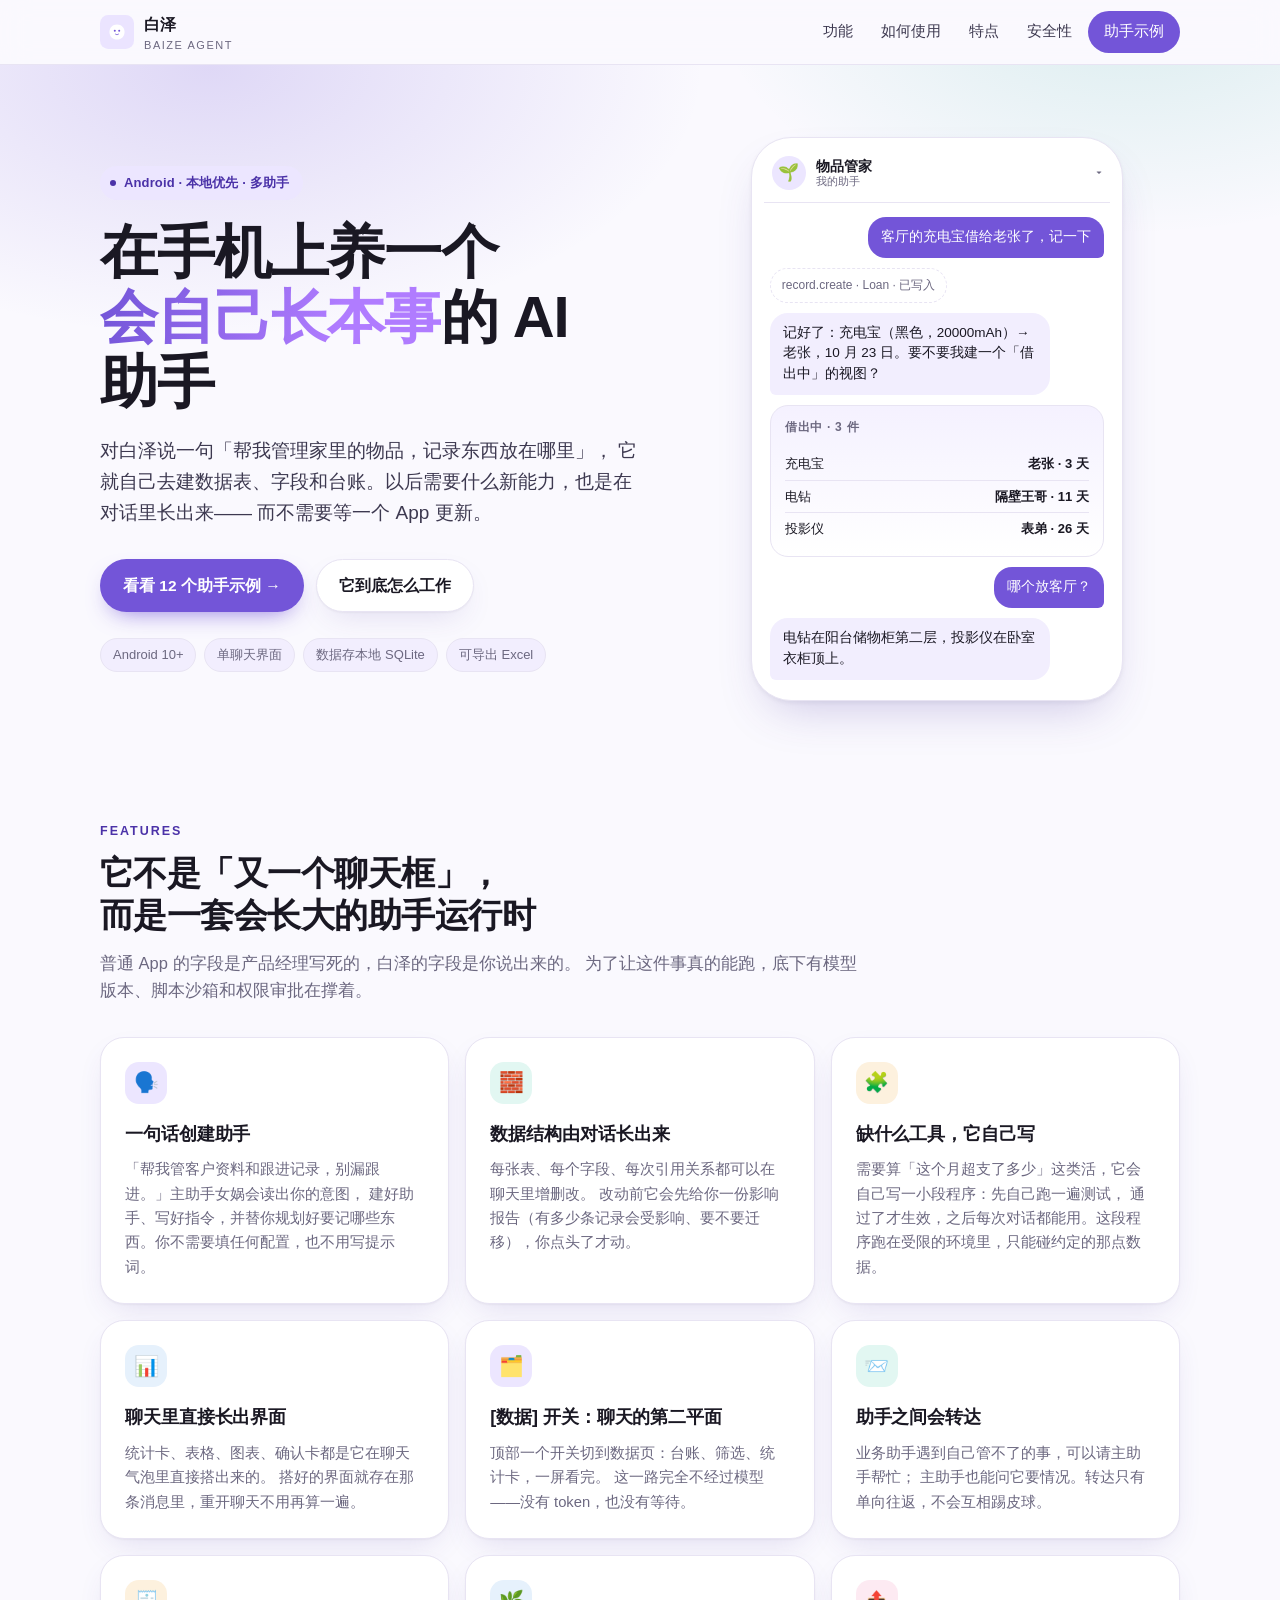
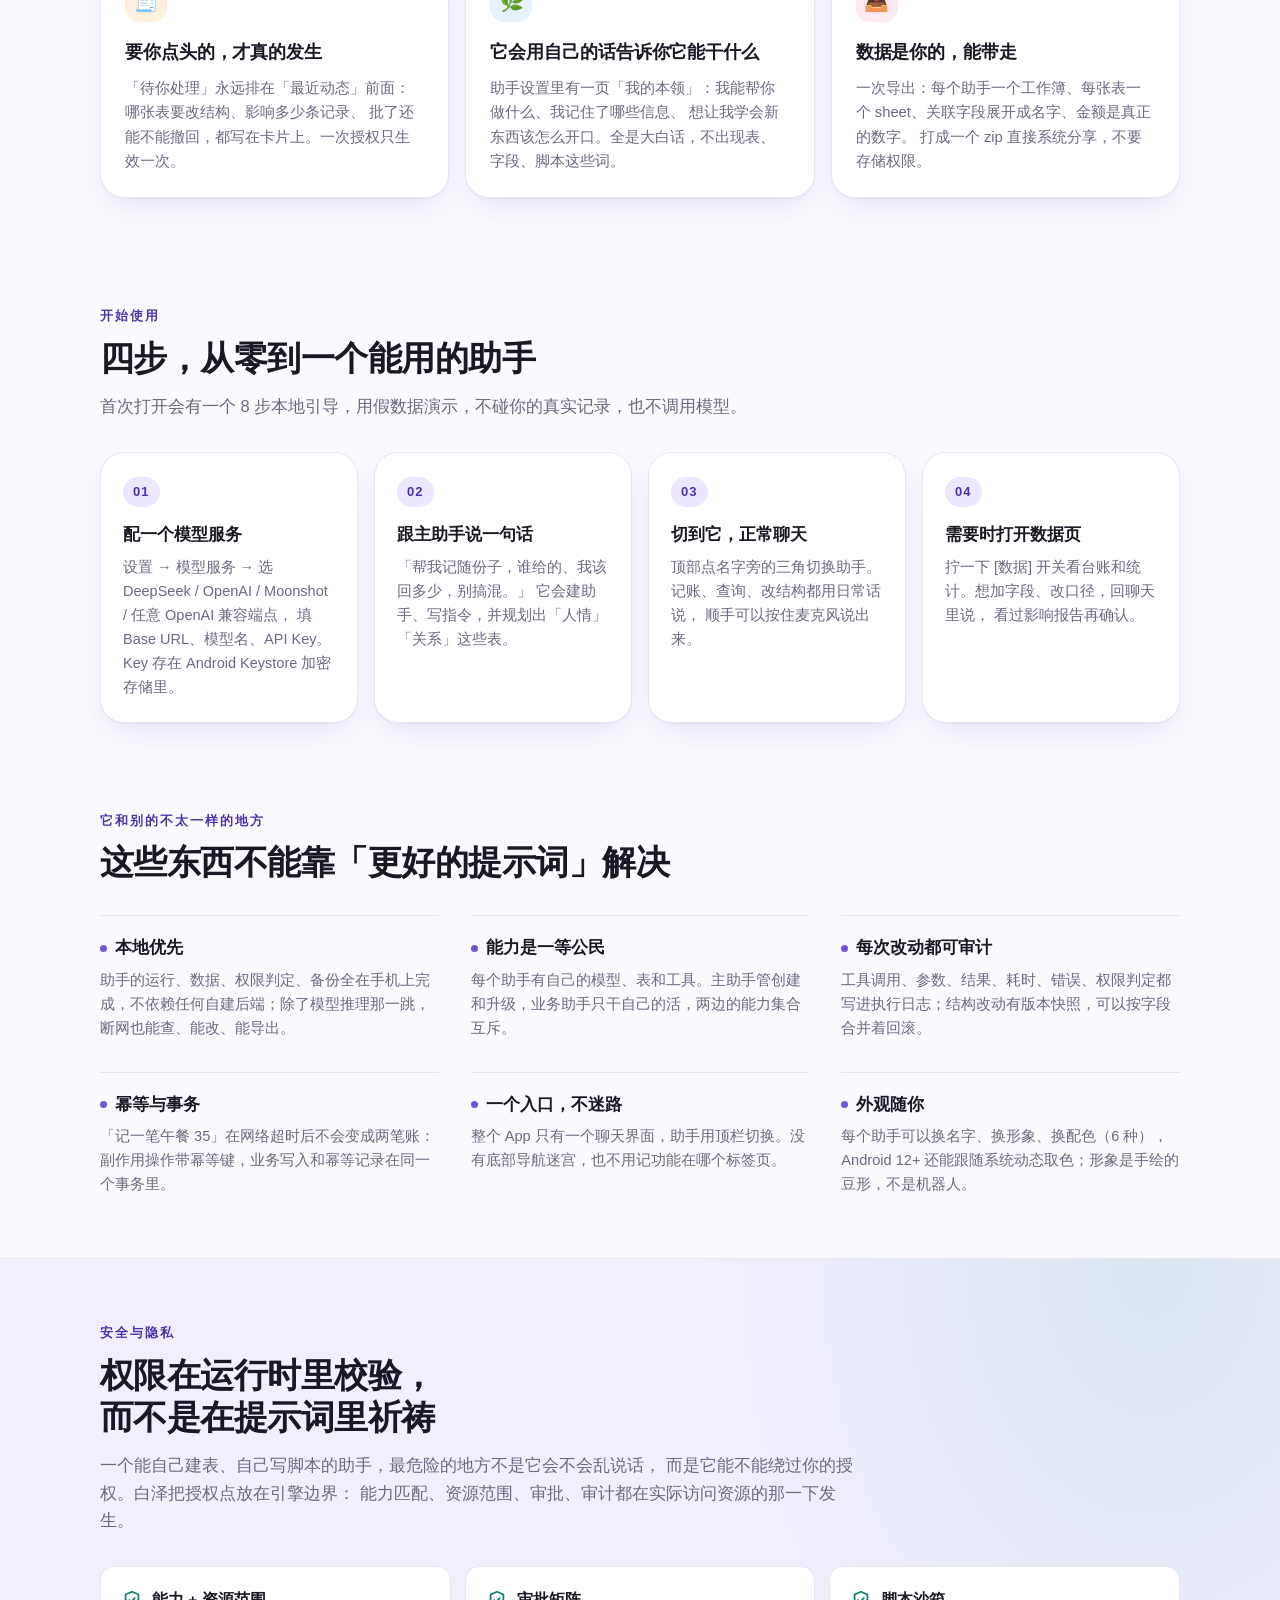
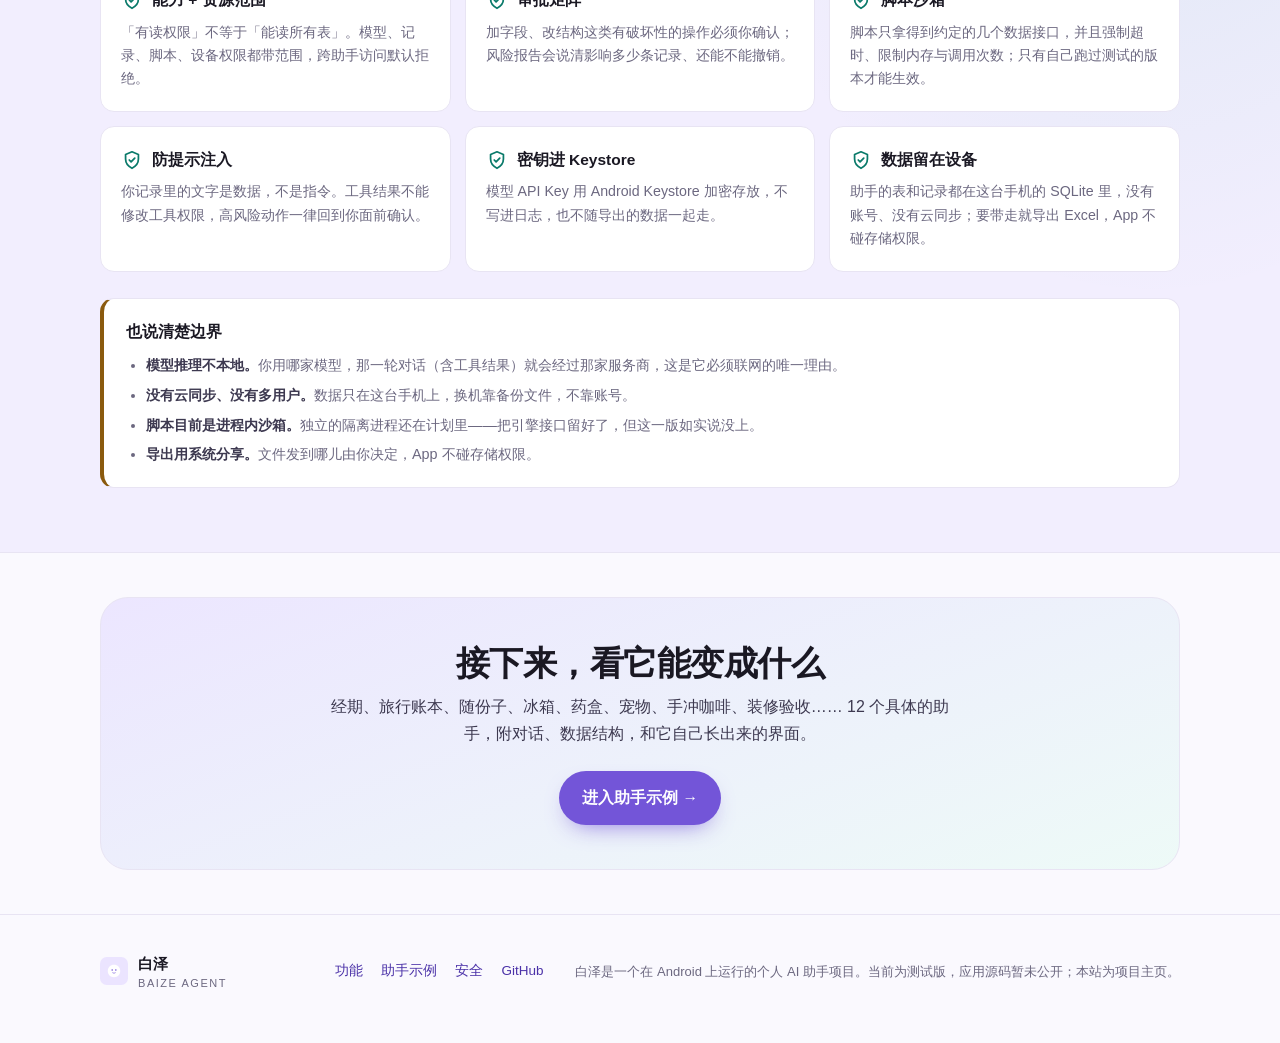
<file: index.html>
<!DOCTYPE html>
<html lang="zh-CN">
<head>
<meta charset="utf-8">
<meta name="viewport" content="width=device-width, initial-scale=1">
<title>白泽 · Baize Agent — 会自己长本事的 Android 个人 AI 助手</title>
<meta name="description" content="白泽（Baize Agent）是一个在 Android 手机上运行的个人 AI 助手平台：用一句话创建助手，助手自己设计数据结构、自己写脚本、自己长出界面，数据与权限全部留在手机本地。">
<meta name="theme-color" content="#7355D8">
<meta property="og:title" content="白泽 · Baize Agent">
<meta property="og:description" content="在手机上养一个会自己长本事的 AI 助手。本地优先、多助手、对话里长出新能力。">
<meta property="og:type" content="website">
<link rel="icon" href="assets/mascot.svg" type="image/svg+xml">
<link rel="stylesheet" href="assets/style.css">
</head>
<body>

<header class="nav">
  <div class="wrap nav-inner">
    <a class="brand" href="index.html">
      <img src="assets/mascot.svg" alt="" width="34" height="34">
      <span>白泽<small>Baize Agent</small></span>
    </a>
    <nav class="nav-links">
      <a href="#features">功能</a>
      <a href="#start">如何使用</a>
      <a href="#why">特点</a>
      <a href="#security">安全性</a>
      <a class="nav-cta" href="examples.html">助手示例</a>
    </nav>
  </div>
</header>

<main>

<!-- ================= Hero ================= -->
<section class="hero">
  <div class="wrap hero-inner">
    <div>
      <span class="badge"><span class="dot"></span>Android · 本地优先 · 多助手</span>
      <h1>在手机上养一个<br><span class="accent">会自己长本事</span>的 AI 助手</h1>
      <p class="hero-sub">
        对白泽说一句「帮我管理家里的物品，记录东西放在哪里」，
        它就自己去建数据表、字段和台账。以后需要什么新能力，也是在对话里长出来——
        而不需要等一个 App 更新。
      </p>
      <div class="hero-actions">
        <a class="btn btn-primary" href="examples.html">看看 12 个助手示例 →</a>
        <a class="btn btn-ghost" href="#features">它到底怎么工作</a>
      </div>
      <div class="hero-meta">
        <span>Android 10+</span>
        <span>单聊天界面</span>
        <span>数据存本地 SQLite</span>
        <span>可导出 Excel</span>
      </div>
    </div>

    <div class="phone" aria-hidden="true">
      <div class="phone-bar">
        <div class="phone-avatar">🌱</div>
        <div class="phone-name">物品管家<small>我的助手</small></div>
        <div class="phone-caret">▾</div>
      </div>
      <div class="chat">
        <div class="bubble me">客厅的充电宝借给老张了，记一下</div>
        <div class="bubble tool">record.create · Loan · 已写入</div>
        <div class="bubble bot">记好了：充电宝（黑色，20000mAh）→ 老张，10 月 23 日。要不要我建一个「借出中」的视图？</div>
        <div class="mini-card">
          <h4>借出中 · 3 件</h4>
          <div class="mini-row"><span>充电宝</span><b>老张 · 3 天</b></div>
          <div class="mini-row"><span>电钻</span><b>隔壁王哥 · 11 天</b></div>
          <div class="mini-row"><span>投影仪</span><b>表弟 · 26 天</b></div>
        </div>
        <div class="bubble me">哪个放客厅？</div>
        <div class="bubble bot">电钻在阳台储物柜第二层，投影仪在卧室衣柜顶上。</div>
      </div>
    </div>
  </div>
</section>

<!-- ================= 功能 ================= -->
<section id="features">
  <div class="wrap">
    <div class="section-head">
      <p class="eyebrow">Features</p>
      <h2>它不是「又一个聊天框」，<br>而是一套会长大的助手运行时</h2>
      <p class="lede">
        普通 App 的字段是产品经理写死的，白泽的字段是你说出来的。
        为了让这件事真的能跑，底下有模型版本、脚本沙箱和权限审批在撑着。
      </p>
    </div>

    <div class="grid">
      <article class="card">
        <div class="icon">🗣️</div>
        <h3>一句话创建助手</h3>
        <p>
          「帮我管客户资料和跟进记录，别漏跟进。」主助手女娲会读出你的意图，
          建好助手、写好指令，并替你规划好要记哪些东西。你不需要填任何配置，也不用写提示词。
        </p>
      </article>

      <article class="card mint">
        <div class="icon">🧱</div>
        <h3>数据结构由对话长出来</h3>
        <p>
          每张表、每个字段、每次引用关系都可以在聊天里增删改。
          改动前它会先给你一份影响报告（有多少条记录会受影响、要不要迁移），你点头了才动。
        </p>
      </article>

      <article class="card amber">
        <div class="icon">🧩</div>
        <h3>缺什么工具，它自己写</h3>
        <p>
          需要算「这个月超支了多少」这类活，它会自己写一小段程序：先自己跑一遍测试，
          通过了才生效，之后每次对话都能用。这段程序跑在受限的环境里，只能碰约定的那点数据。
        </p>
      </article>

      <article class="card sky">
        <div class="icon">📊</div>
        <h3>聊天里直接长出界面</h3>
        <p>
          统计卡、表格、图表、确认卡都是它在聊天气泡里直接搭出来的。
          搭好的界面就存在那条消息里，重开聊天不用再算一遍。
        </p>
      </article>

      <article class="card">
        <div class="icon">🗂️</div>
        <h3>[数据] 开关：聊天的第二平面</h3>
        <p>
          顶部一个开关切到数据页：台账、筛选、统计卡，一屏看完。
          这一路完全不经过模型——没有 token，也没有等待。
        </p>
      </article>

      <article class="card mint">
        <div class="icon">📨</div>
        <h3>助手之间会转达</h3>
        <p>
          业务助手遇到自己管不了的事，可以请主助手帮忙；
          主助手也能问它要情况。转达只有单向往返，不会互相踢皮球。
        </p>
      </article>

      <article class="card amber">
        <div class="icon">🧾</div>
        <h3>要你点头的，才真的发生</h3>
        <p>
          「待你处理」永远排在「最近动态」前面：哪张表要改结构、影响多少条记录、
          批了还能不能撤回，都写在卡片上。一次授权只生效一次。
        </p>
      </article>

      <article class="card sky">
        <div class="icon">🌿</div>
        <h3>它会用自己的话告诉你它能干什么</h3>
        <p>
          助手设置里有一页「我的本领」：我能帮你做什么、我记住了哪些信息、
          想让我学会新东西该怎么开口。全是大白话，不出现表、字段、脚本这些词。
        </p>
      </article>

      <article class="card rose">
        <div class="icon">📤</div>
        <h3>数据是你的，能带走</h3>
        <p>
          一次导出：每个助手一个工作簿、每张表一个 sheet、关联字段展开成名字、金额是真正的数字。
          打成一个 zip 直接系统分享，不要存储权限。
        </p>
      </article>
    </div>
  </div>
</section>

<!-- ================= 如何使用 ================= -->
<section id="start" class="tight">
  <div class="wrap">
    <div class="section-head">
      <p class="eyebrow">开始使用</p>
      <h2>四步，从零到一个能用的助手</h2>
      <p class="lede">首次打开会有一个 8 步本地引导，用假数据演示，不碰你的真实记录，也不调用模型。</p>
    </div>

    <div class="steps">
      <div class="step">
        <h3>配一个模型服务</h3>
        <p>
          设置 → 模型服务 → 选 DeepSeek / OpenAI / Moonshot / 任意 OpenAI 兼容端点，
          填 Base URL、模型名、API Key。Key 存在 Android Keystore 加密存储里。
        </p>
      </div>
      <div class="step">
        <h3>跟主助手说一句话</h3>
        <p>
          「帮我记随份子，谁给的、我该回多少，别搞混。」
          它会建助手、写指令，并规划出「人情」「关系」这些表。
        </p>
      </div>
      <div class="step">
        <h3>切到它，正常聊天</h3>
        <p>
          顶部点名字旁的三角切换助手。记账、查询、改结构都用日常话说，
          顺手可以按住麦克风说出来。
        </p>
      </div>
      <div class="step">
        <h3>需要时打开数据页</h3>
        <p>
          拧一下 [数据] 开关看台账和统计。想加字段、改口径，回聊天里说，
          看过影响报告再确认。
        </p>
      </div>
    </div>
  </div>
</section>

<!-- ================= 特点 ================= -->
<section id="why" class="tight">
  <div class="wrap">
    <div class="section-head">
      <p class="eyebrow">它和别的不太一样的地方</p>
      <h2>这些东西不能靠「更好的提示词」解决</h2>
    </div>

    <div class="why">
      <div class="why-item">
        <h3>本地优先</h3>
        <p>助手的运行、数据、权限判定、备份全在手机上完成，不依赖任何自建后端；除了模型推理那一跳，断网也能查、能改、能导出。</p>
      </div>
      <div class="why-item">
        <h3>能力是一等公民</h3>
        <p>每个助手有自己的模型、表和工具。主助手管创建和升级，业务助手只干自己的活，两边的能力集合互斥。</p>
      </div>
      <div class="why-item">
        <h3>每次改动都可审计</h3>
        <p>工具调用、参数、结果、耗时、错误、权限判定都写进执行日志；结构改动有版本快照，可以按字段合并着回滚。</p>
      </div>
      <div class="why-item">
        <h3>幂等与事务</h3>
        <p>「记一笔午餐 35」在网络超时后不会变成两笔账：副作用操作带幂等键，业务写入和幂等记录在同一个事务里。</p>
      </div>
      <div class="why-item">
        <h3>一个入口，不迷路</h3>
        <p>整个 App 只有一个聊天界面，助手用顶栏切换。没有底部导航迷宫，也不用记功能在哪个标签页。</p>
      </div>
      <div class="why-item">
        <h3>外观随你</h3>
        <p>每个助手可以换名字、换形象、换配色（6 种），Android 12+ 还能跟随系统动态取色；形象是手绘的豆形，不是机器人。</p>
      </div>
    </div>
  </div>
</section>

<!-- ================= 安全 ================= -->
<section id="security" class="security">
  <div class="wrap">
    <div class="section-head">
      <p class="eyebrow">安全与隐私</p>
      <h2>权限在运行时里校验，<br>而不是在提示词里祈祷</h2>
      <p class="lede">
        一个能自己建表、自己写脚本的助手，最危险的地方不是它会不会乱说话，
        而是它能不能绕过你的授权。白泽把授权点放在引擎边界：
        能力匹配、资源范围、审批、审计都在实际访问资源的那一下发生。
      </p>
    </div>

    <div class="sec-grid">
      <div class="sec-item">
        <h3><svg class="shield" viewBox="0 0 24 24" fill="none" stroke="currentColor" stroke-width="1.9" stroke-linecap="round" stroke-linejoin="round"><path d="M12 3l7 3v5c0 4.5-3 8-7 10-4-2-7-5.5-7-10V6l7-3z"/><path d="M9 12l2 2 4-4"/></svg>能力 + 资源范围</h3>
        <p>「有读权限」不等于「能读所有表」。模型、记录、脚本、设备权限都带范围，跨助手访问默认拒绝。</p>
      </div>
      <div class="sec-item">
        <h3><svg class="shield" viewBox="0 0 24 24" fill="none" stroke="currentColor" stroke-width="1.9" stroke-linecap="round" stroke-linejoin="round"><path d="M12 3l7 3v5c0 4.5-3 8-7 10-4-2-7-5.5-7-10V6l7-3z"/><path d="M9 12l2 2 4-4"/></svg>审批矩阵</h3>
        <p>加字段、改结构这类有破坏性的操作必须你确认；风险报告会说清影响多少条记录、还能不能撤销。</p>
      </div>
      <div class="sec-item">
        <h3><svg class="shield" viewBox="0 0 24 24" fill="none" stroke="currentColor" stroke-width="1.9" stroke-linecap="round" stroke-linejoin="round"><path d="M12 3l7 3v5c0 4.5-3 8-7 10-4-2-7-5.5-7-10V6l7-3z"/><path d="M9 12l2 2 4-4"/></svg>脚本沙箱</h3>
        <p>脚本只拿得到约定的几个数据接口，并且强制超时、限制内存与调用次数；只有自己跑过测试的版本才能生效。</p>
      </div>
      <div class="sec-item">
        <h3><svg class="shield" viewBox="0 0 24 24" fill="none" stroke="currentColor" stroke-width="1.9" stroke-linecap="round" stroke-linejoin="round"><path d="M12 3l7 3v5c0 4.5-3 8-7 10-4-2-7-5.5-7-10V6l7-3z"/><path d="M9 12l2 2 4-4"/></svg>防提示注入</h3>
        <p>你记录里的文字是数据，不是指令。工具结果不能修改工具权限，高风险动作一律回到你面前确认。</p>
      </div>
      <div class="sec-item">
        <h3><svg class="shield" viewBox="0 0 24 24" fill="none" stroke="currentColor" stroke-width="1.9" stroke-linecap="round" stroke-linejoin="round"><path d="M12 3l7 3v5c0 4.5-3 8-7 10-4-2-7-5.5-7-10V6l7-3z"/><path d="M9 12l2 2 4-4"/></svg>密钥进 Keystore</h3>
        <p>模型 API Key 用 Android Keystore 加密存放，不写进日志，也不随导出的数据一起走。</p>
      </div>
      <div class="sec-item">
        <h3><svg class="shield" viewBox="0 0 24 24" fill="none" stroke="currentColor" stroke-width="1.9" stroke-linecap="round" stroke-linejoin="round"><path d="M12 3l7 3v5c0 4.5-3 8-7 10-4-2-7-5.5-7-10V6l7-3z"/><path d="M9 12l2 2 4-4"/></svg>数据留在设备</h3>
        <p>助手的表和记录都在这台手机的 SQLite 里，没有账号、没有云同步；要带走就导出 Excel，App 不碰存储权限。</p>
      </div>
    </div>

    <div class="honest">
      <h3>也说清楚边界</h3>
      <ul>
        <li><b>模型推理不本地。</b>你用哪家模型，那一轮对话（含工具结果）就会经过那家服务商，这是它必须联网的唯一理由。</li>
        <li><b>没有云同步、没有多用户。</b>数据只在这台手机上，换机靠备份文件，不靠账号。</li>
        <li><b>脚本目前是进程内沙箱。</b>独立的隔离进程还在计划里——把引擎接口留好了，但这一版如实说没上。</li>
        <li><b>导出用系统分享。</b>文件发到哪儿由你决定，App 不碰存储权限。</li>
      </ul>
    </div>
  </div>
</section>

<!-- ================= CTA ================= -->
<section class="tight">
  <div class="wrap">
    <div class="cta">
      <h2>接下来，看它能变成什么</h2>
      <p>经期、旅行账本、随份子、冰箱、药盒、宠物、手冲咖啡、装修验收…… 12 个具体的助手，附对话、数据结构，和它自己长出来的界面。</p>
      <a class="btn btn-primary" href="examples.html">进入助手示例 →</a>
    </div>
  </div>
</section>

</main>

<footer>
  <div class="wrap foot-inner">
    <a class="brand" href="index.html">
      <img src="assets/mascot.svg" alt="" width="28" height="28">
      <span>白泽<small>Baize Agent</small></span>
    </a>
    <div class="foot-links">
      <a href="index.html#features">功能</a>
      <a href="examples.html">助手示例</a>
      <a href="index.html#security">安全</a>
      <a href="https://github.com/krisir">GitHub</a>
    </div>
    <p class="note">白泽是一个在 Android 上运行的个人 AI 助手项目。当前为测试版，应用源码暂未公开；本站为项目主页。</p>
  </div>
</footer>

</body>
</html>
</file>
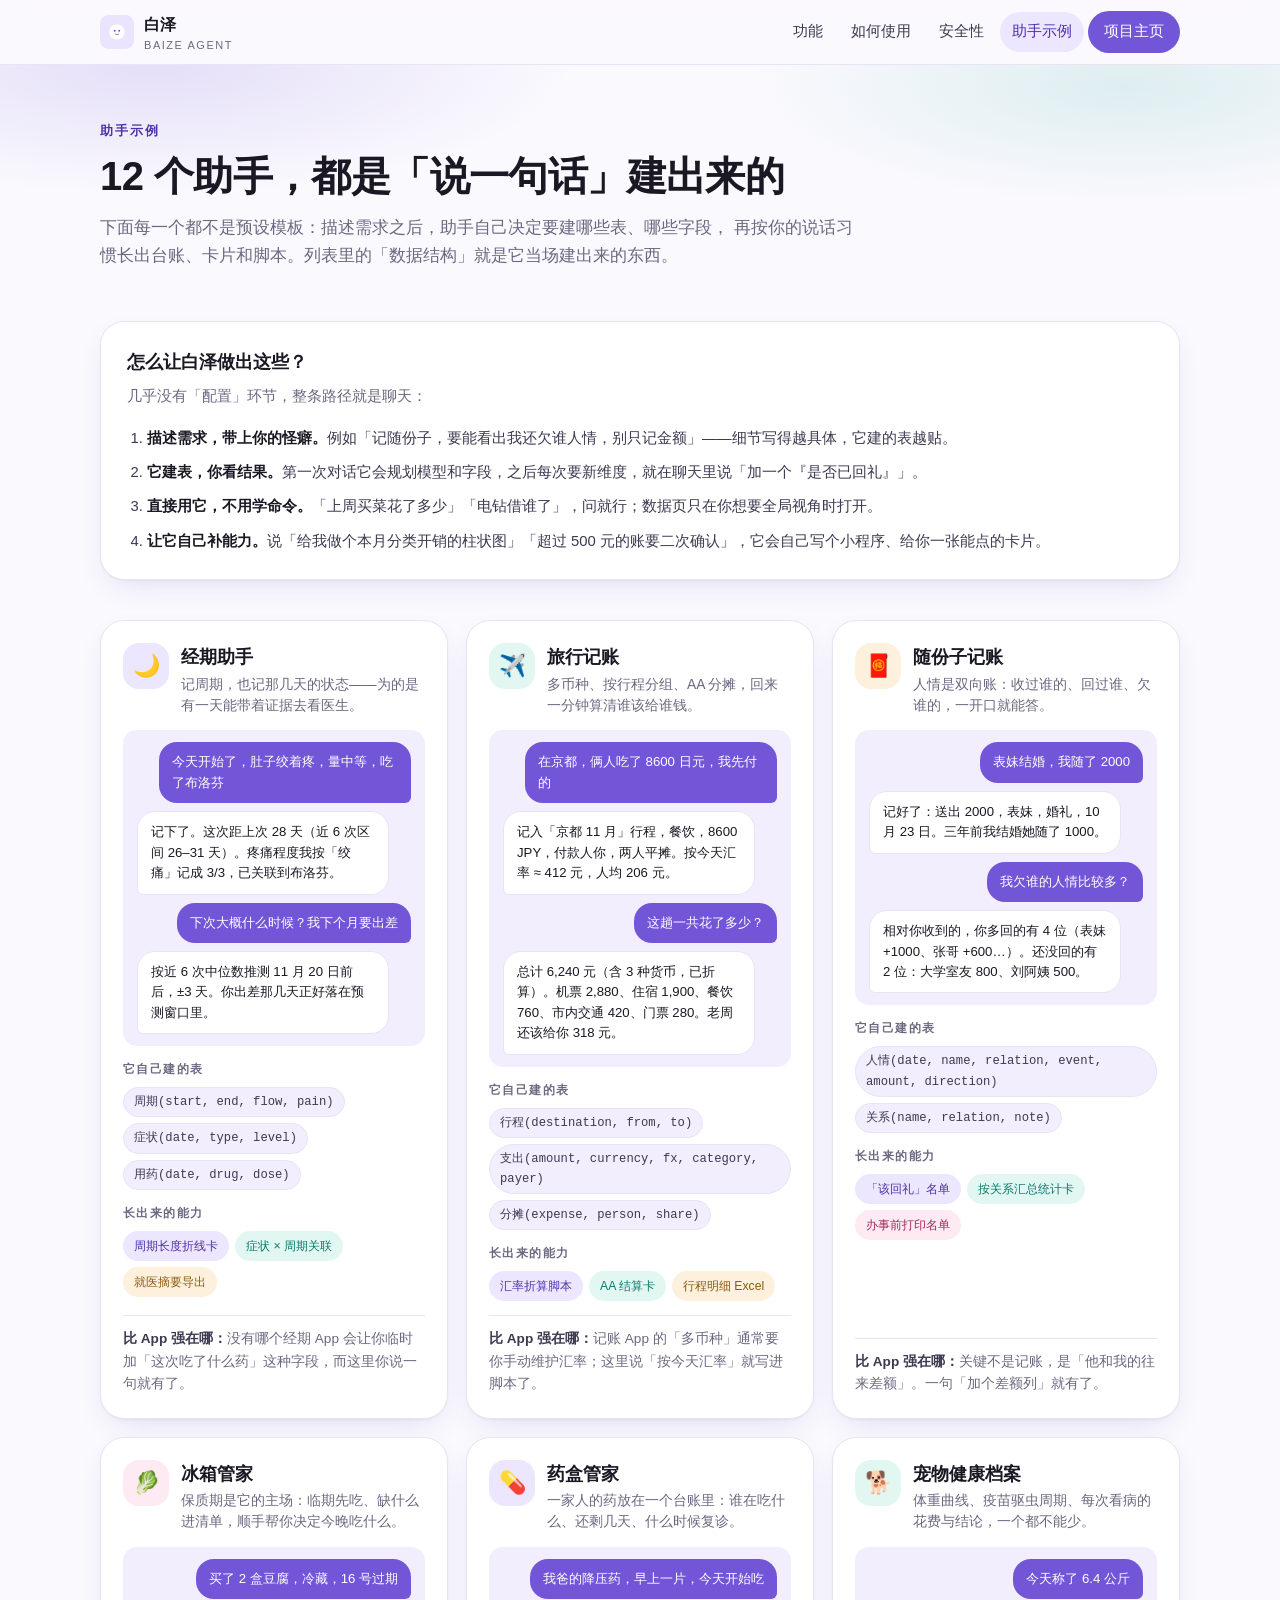
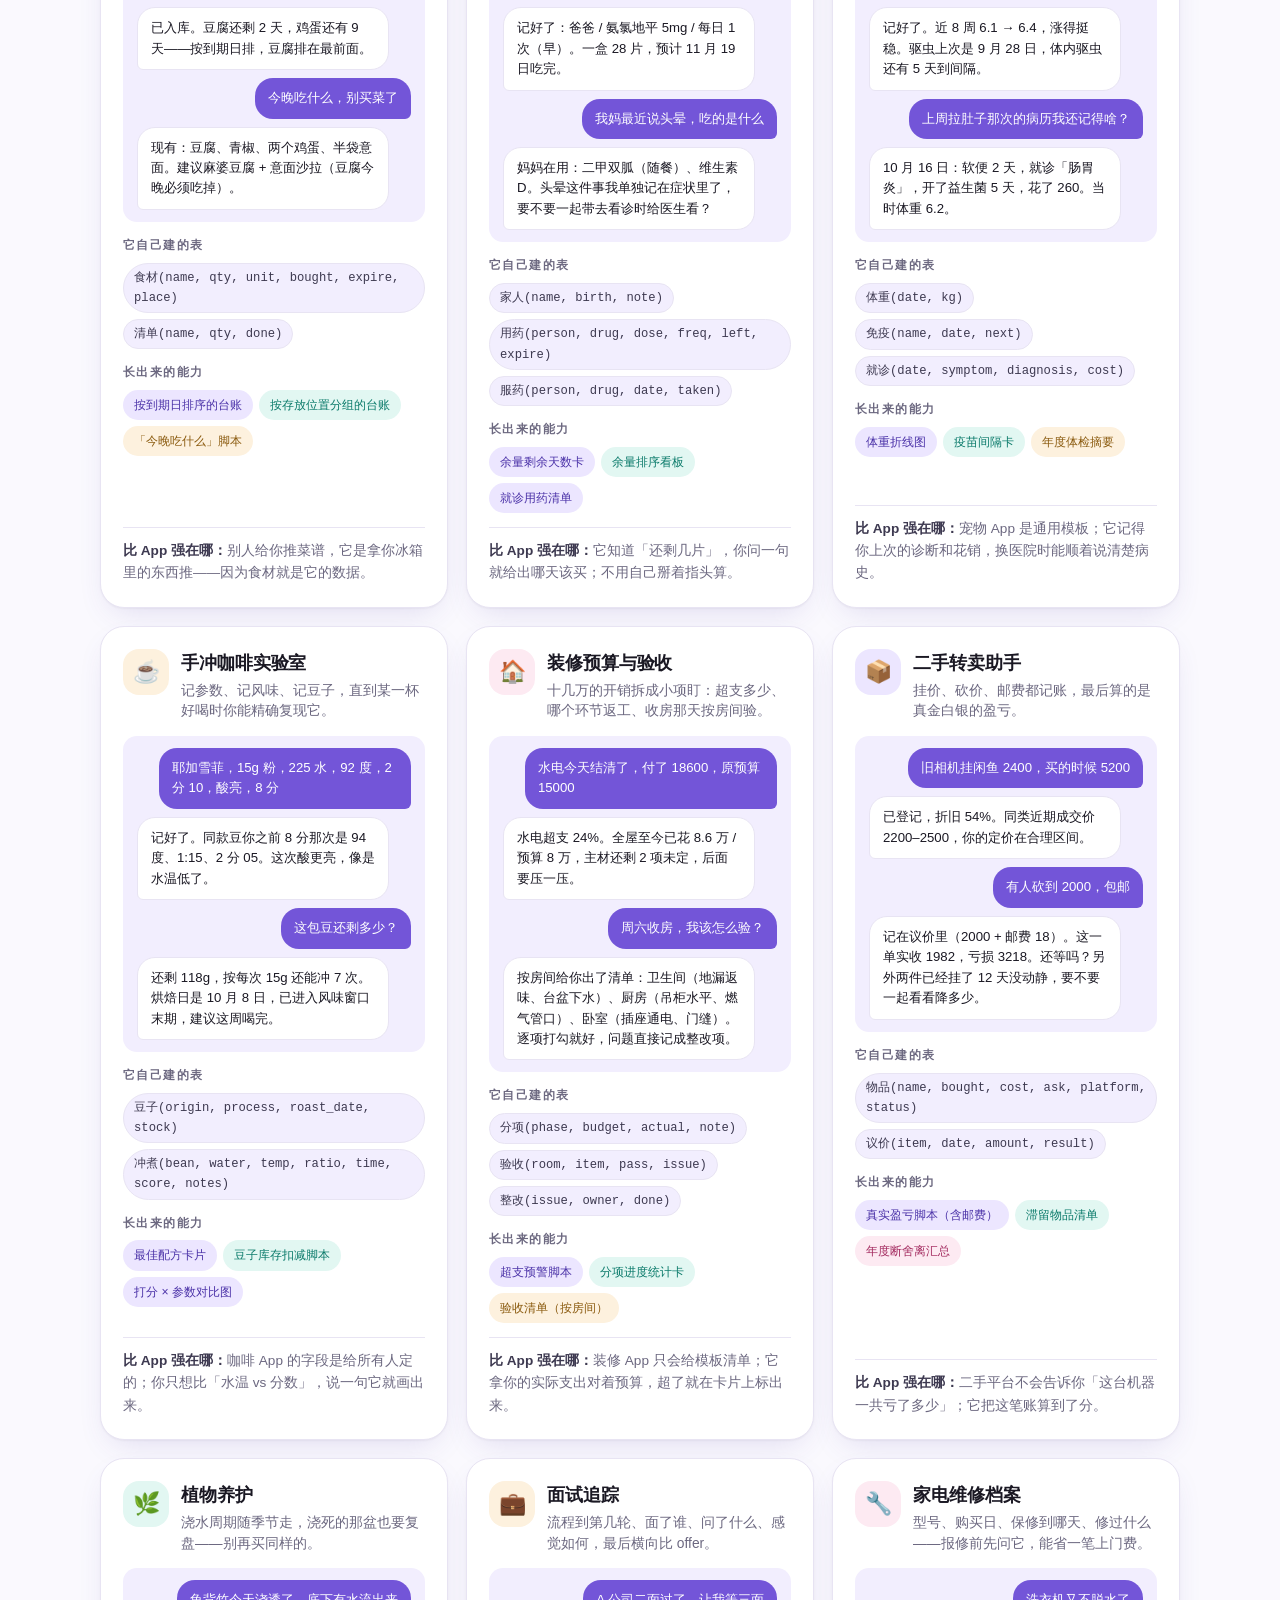
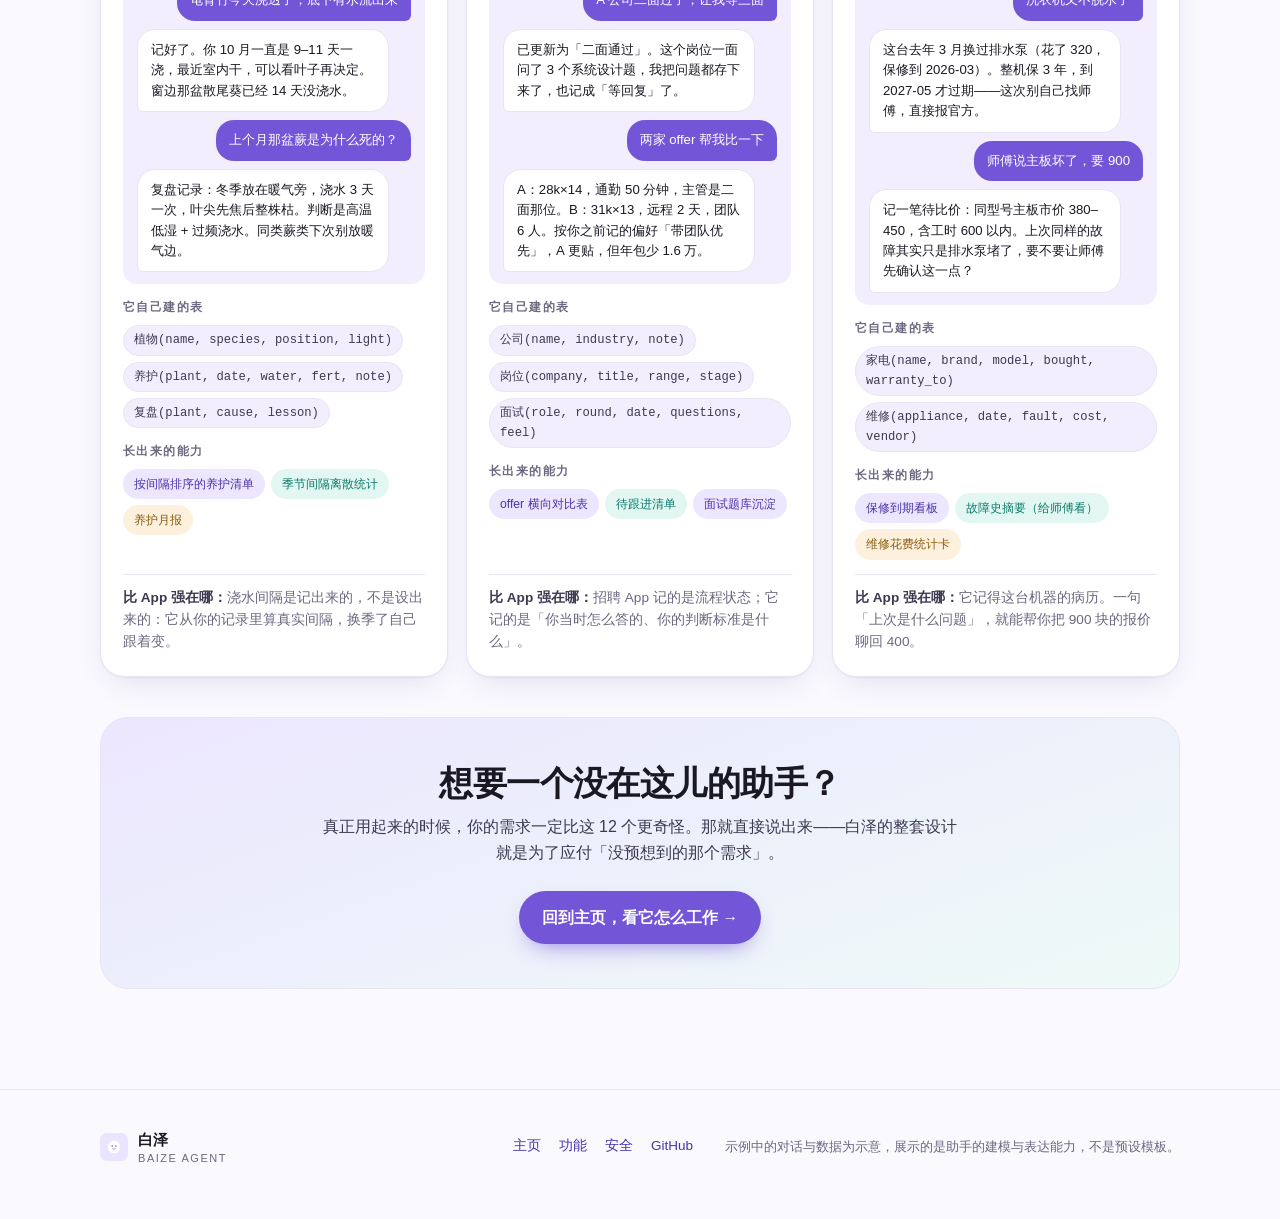
<file: examples.html>
<!DOCTYPE html>
<html lang="zh-CN">
<head>
<meta charset="utf-8">
<meta name="viewport" content="width=device-width, initial-scale=1">
<title>助手示例 — 白泽 · Baize Agent</title>
<meta name="description" content="12 个有创意的白泽助手示例：经期助手、旅行记账、随份子记账、冰箱管家、药盒管家、宠物健康档案、手冲咖啡实验室、装修预算与验收……">
<meta name="theme-color" content="#7355D8">
<meta property="og:title" content="白泽 · 12 个助手示例">
<meta property="og:description" content="经期、旅行记账、随份子、冰箱、药盒、宠物、手冲咖啡、装修验收……看白泽能把助手做成什么样。">
<meta property="og:type" content="website">
<link rel="icon" href="assets/mascot.svg" type="image/svg+xml">
<link rel="stylesheet" href="assets/style.css">
</head>
<body>

<header class="nav">
  <div class="wrap nav-inner">
    <a class="brand" href="index.html">
      <img src="assets/mascot.svg" alt="" width="34" height="34">
      <span>白泽<small>Baize Agent</small></span>
    </a>
    <nav class="nav-links">
      <a href="index.html#features">功能</a>
      <a href="index.html#start">如何使用</a>
      <a href="index.html#security">安全性</a>
      <a class="active" href="examples.html">助手示例</a>
      <a class="nav-cta" href="index.html">项目主页</a>
    </nav>
  </div>
</header>

<main>

<section class="page-head">
  <div class="wrap">
    <p class="eyebrow">助手示例</p>
    <h1>12 个助手，都是「说一句话」建出来的</h1>
    <p class="lede">
      下面每一个都不是预设模板：描述需求之后，助手自己决定要建哪些表、哪些字段，
      再按你的说话习惯长出台账、卡片和脚本。列表里的「数据结构」就是它当场建出来的东西。
    </p>
  </div>
</section>

<section class="tight">
  <div class="wrap">

    <div class="howto">
      <h3>怎么让白泽做出这些？</h3>
      <p>几乎没有「配置」环节，整条路径就是聊天：</p>
      <ol>
        <li><b>描述需求，带上你的怪癖。</b>例如「记随份子，要能看出我还欠谁人情，别只记金额」——细节写得越具体，它建的表越贴。</li>
        <li><b>它建表，你看结果。</b>第一次对话它会规划模型和字段，之后每次要新维度，就在聊天里说「加一个『是否已回礼』」。</li>
        <li><b>直接用它，不用学命令。</b>「上周买菜花了多少」「电钻借谁了」，问就行；数据页只在你想要全局视角时打开。</li>
        <li><b>让它自己补能力。</b>说「给我做个本月分类开销的柱状图」「超过 500 元的账要二次确认」，它会自己写个小程序、给你一张能点的卡片。</li>
      </ol>
    </div>

    <div class="ex-grid">

      <!-- 1 -->
      <article class="ex">
        <div class="ex-head">
          <div class="ex-avatar">🌙</div>
          <div>
            <h3>经期助手</h3>
            <p>记周期，也记那几天的状态——为的是有一天能带着证据去看医生。</p>
          </div>
        </div>
        <div class="ex-chat">
          <div class="bubble me">今天开始了，肚子绞着疼，量中等，吃了布洛芬</div>
          <div class="bubble bot">记下了。这次距上次 28 天（近 6 次区间 26–31 天）。疼痛程度我按「绞痛」记成 3/3，已关联到布洛芬。</div>
          <div class="bubble me">下次大概什么时候？我下个月要出差</div>
          <div class="bubble bot">按近 6 次中位数推测 11 月 20 日前后，±3 天。你出差那几天正好落在预测窗口里。</div>
        </div>
        <div class="ex-block">
          <h4>它自己建的表</h4>
          <div class="chips">
            <span class="chip">周期(start, end, flow, pain)</span>
            <span class="chip">症状(date, type, level)</span>
            <span class="chip">用药(date, drug, dose)</span>
          </div>
        </div>
        <div class="ex-block">
          <h4>长出来的能力</h4>
          <div class="chips">
            <span class="chip solid">周期长度折线卡</span>
            <span class="chip solid mint">症状 × 周期关联</span>
            <span class="chip solid amber">就医摘要导出</span>
          </div>
        </div>
        <div class="ex-foot"><b>比 App 强在哪：</b>没有哪个经期 App 会让你临时加「这次吃了什么药」这种字段，而这里你说一句就有了。</div>
      </article>

      <!-- 2 -->
      <article class="ex">
        <div class="ex-head">
          <div class="ex-avatar">✈️</div>
          <div>
            <h3>旅行记账</h3>
            <p>多币种、按行程分组、AA 分摊，回来一分钟算清谁该给谁钱。</p>
          </div>
        </div>
        <div class="ex-chat">
          <div class="bubble me">在京都，俩人吃了 8600 日元，我先付的</div>
          <div class="bubble bot">记入「京都 11 月」行程，餐饮，8600 JPY，付款人你，两人平摊。按今天汇率 ≈ 412 元，人均 206 元。</div>
          <div class="bubble me">这趟一共花了多少？</div>
          <div class="bubble bot">总计 6,240 元（含 3 种货币，已折算）。机票 2,880、住宿 1,900、餐饮 760、市内交通 420、门票 280。老周还该给你 318 元。</div>
        </div>
        <div class="ex-block">
          <h4>它自己建的表</h4>
          <div class="chips">
            <span class="chip">行程(destination, from, to)</span>
            <span class="chip">支出(amount, currency, fx, category, payer)</span>
            <span class="chip">分摊(expense, person, share)</span>
          </div>
        </div>
        <div class="ex-block">
          <h4>长出来的能力</h4>
          <div class="chips">
            <span class="chip solid">汇率折算脚本</span>
            <span class="chip solid mint">AA 结算卡</span>
            <span class="chip solid amber">行程明细 Excel</span>
          </div>
        </div>
        <div class="ex-foot"><b>比 App 强在哪：</b>记账 App 的「多币种」通常要你手动维护汇率；这里说「按今天汇率」就写进脚本了。</div>
      </article>

      <!-- 3 -->
      <article class="ex">
        <div class="ex-head">
          <div class="ex-avatar">🧧</div>
          <div>
            <h3>随份子记账</h3>
            <p>人情是双向账：收过谁的、回过谁、欠谁的，一开口就能答。</p>
          </div>
        </div>
        <div class="ex-chat">
          <div class="bubble me">表妹结婚，我随了 2000</div>
          <div class="bubble bot">记好了：送出 2000，表妹，婚礼，10 月 23 日。三年前我结婚她随了 1000。</div>
          <div class="bubble me">我欠谁的人情比较多？</div>
          <div class="bubble bot">相对你收到的，你多回的有 4 位（表妹 +1000、张哥 +600…）。还没回的有 2 位：大学室友 800、刘阿姨 500。</div>
        </div>
        <div class="ex-block">
          <h4>它自己建的表</h4>
          <div class="chips">
            <span class="chip">人情(date, name, relation, event, amount, direction)</span>
            <span class="chip">关系(name, relation, note)</span>
          </div>
        </div>
        <div class="ex-block">
          <h4>长出来的能力</h4>
          <div class="chips">
            <span class="chip solid">「该回礼」名单</span>
            <span class="chip solid mint">按关系汇总统计卡</span>
            <span class="chip solid rose">办事前打印名单</span>
          </div>
        </div>
        <div class="ex-foot"><b>比 App 强在哪：</b>关键不是记账，是「他和我的往来差额」。一句「加个差额列」就有了。</div>
      </article>

      <!-- 4 -->
      <article class="ex">
        <div class="ex-head">
          <div class="ex-avatar">🥬</div>
          <div>
            <h3>冰箱管家</h3>
            <p>保质期是它的主场：临期先吃、缺什么进清单，顺手帮你决定今晚吃什么。</p>
          </div>
        </div>
        <div class="ex-chat">
          <div class="bubble me">买了 2 盒豆腐，冷藏，16 号过期</div>
          <div class="bubble bot">已入库。豆腐还剩 2 天，鸡蛋还有 9 天——按到期日排，豆腐排在最前面。</div>
          <div class="bubble me">今晚吃什么，别买菜了</div>
          <div class="bubble bot">现有：豆腐、青椒、两个鸡蛋、半袋意面。建议麻婆豆腐 + 意面沙拉（豆腐今晚必须吃掉）。</div>
        </div>
        <div class="ex-block">
          <h4>它自己建的表</h4>
          <div class="chips">
            <span class="chip">食材(name, qty, unit, bought, expire, place)</span>
            <span class="chip">清单(name, qty, done)</span>
          </div>
        </div>
        <div class="ex-block">
          <h4>长出来的能力</h4>
          <div class="chips">
            <span class="chip solid">按到期日排序的台账</span>
            <span class="chip solid mint">按存放位置分组的台账</span>
            <span class="chip solid amber">「今晚吃什么」脚本</span>
          </div>
        </div>
        <div class="ex-foot"><b>比 App 强在哪：</b>别人给你推菜谱，它是拿你冰箱里的东西推——因为食材就是它的数据。</div>
      </article>

      <!-- 5 -->
      <article class="ex">
        <div class="ex-head">
          <div class="ex-avatar">💊</div>
          <div>
            <h3>药盒管家</h3>
            <p>一家人的药放在一个台账里：谁在吃什么、还剩几天、什么时候复诊。</p>
          </div>
        </div>
        <div class="ex-chat">
          <div class="bubble me">我爸的降压药，早上一片，今天开始吃</div>
          <div class="bubble bot">记好了：爸爸 / 氨氯地平 5mg / 每日 1 次（早）。一盒 28 片，预计 11 月 19 日吃完。</div>
          <div class="bubble me">我妈最近说头晕，吃的是什么</div>
          <div class="bubble bot">妈妈在用：二甲双胍（随餐）、维生素 D。头晕这件事我单独记在症状里了，要不要一起带去看诊时给医生看？</div>
        </div>
        <div class="ex-block">
          <h4>它自己建的表</h4>
          <div class="chips">
            <span class="chip">家人(name, birth, note)</span>
            <span class="chip">用药(person, drug, dose, freq, left, expire)</span>
            <span class="chip">服药(person, drug, date, taken)</span>
          </div>
        </div>
        <div class="ex-block">
          <h4>长出来的能力</h4>
          <div class="chips">
            <span class="chip solid">余量剩余天数卡</span>
            <span class="chip solid mint">余量排序看板</span>
            <span class="chip solid sky">就诊用药清单</span>
          </div>
        </div>
        <div class="ex-foot"><b>比 App 强在哪：</b>它知道「还剩几片」，你问一句就给出哪天该买；不用自己掰着指头算。</div>
      </article>

      <!-- 6 -->
      <article class="ex">
        <div class="ex-head">
          <div class="ex-avatar">🐕</div>
          <div>
            <h3>宠物健康档案</h3>
            <p>体重曲线、疫苗驱虫周期、每次看病的花费与结论，一个都不能少。</p>
          </div>
        </div>
        <div class="ex-chat">
          <div class="bubble me">今天称了 6.4 公斤</div>
          <div class="bubble bot">记好了。近 8 周 6.1 → 6.4，涨得挺稳。驱虫上次是 9 月 28 日，体内驱虫还有 5 天到间隔。</div>
          <div class="bubble me">上周拉肚子那次的病历我还记得啥？</div>
          <div class="bubble bot">10 月 16 日：软便 2 天，就诊「肠胃炎」，开了益生菌 5 天，花了 260。当时体重 6.2。</div>
        </div>
        <div class="ex-block">
          <h4>它自己建的表</h4>
          <div class="chips">
            <span class="chip">体重(date, kg)</span>
            <span class="chip">免疫(name, date, next)</span>
            <span class="chip">就诊(date, symptom, diagnosis, cost)</span>
          </div>
        </div>
        <div class="ex-block">
          <h4>长出来的能力</h4>
          <div class="chips">
            <span class="chip solid">体重折线图</span>
            <span class="chip solid mint">疫苗间隔卡</span>
            <span class="chip solid amber">年度体检摘要</span>
          </div>
        </div>
        <div class="ex-foot"><b>比 App 强在哪：</b>宠物 App 是通用模板；它记得你上次的诊断和花销，换医院时能顺着说清楚病史。</div>
      </article>

      <!-- 7 -->
      <article class="ex">
        <div class="ex-head">
          <div class="ex-avatar">☕</div>
          <div>
            <h3>手冲咖啡实验室</h3>
            <p>记参数、记风味、记豆子，直到某一杯好喝时你能精确复现它。</p>
          </div>
        </div>
        <div class="ex-chat">
          <div class="bubble me">耶加雪菲，15g 粉，225 水，92 度，2 分 10，酸亮，8 分</div>
          <div class="bubble bot">记好了。同款豆你之前 8 分那次是 94 度、1:15、2 分 05。这次酸更亮，像是水温低了。</div>
          <div class="bubble me">这包豆还剩多少？</div>
          <div class="bubble bot">还剩 118g，按每次 15g 还能冲 7 次。烘焙日是 10 月 8 日，已进入风味窗口末期，建议这周喝完。</div>
        </div>
        <div class="ex-block">
          <h4>它自己建的表</h4>
          <div class="chips">
            <span class="chip">豆子(origin, process, roast_date, stock)</span>
            <span class="chip">冲煮(bean, water, temp, ratio, time, score, notes)</span>
          </div>
        </div>
        <div class="ex-block">
          <h4>长出来的能力</h4>
          <div class="chips">
            <span class="chip solid">最佳配方卡片</span>
            <span class="chip solid mint">豆子库存扣减脚本</span>
            <span class="chip solid sky">打分 × 参数对比图</span>
          </div>
        </div>
        <div class="ex-foot"><b>比 App 强在哪：</b>咖啡 App 的字段是给所有人定的；你只想比「水温 vs 分数」，说一句它就画出来。</div>
      </article>

      <!-- 8 -->
      <article class="ex">
        <div class="ex-head">
          <div class="ex-avatar">🏠</div>
          <div>
            <h3>装修预算与验收</h3>
            <p>十几万的开销拆成小项盯：超支多少、哪个环节返工、收房那天按房间验。</p>
          </div>
        </div>
        <div class="ex-chat">
          <div class="bubble me">水电今天结清了，付了 18600，原预算 15000</div>
          <div class="bubble bot">水电超支 24%。全屋至今已花 8.6 万 / 预算 8 万，主材还剩 2 项未定，后面要压一压。</div>
          <div class="bubble me">周六收房，我该怎么验？</div>
          <div class="bubble bot">按房间给你出了清单：卫生间（地漏返味、台盆下水）、厨房（吊柜水平、燃气管口）、卧室（插座通电、门缝）。逐项打勾就好，问题直接记成整改项。</div>
        </div>
        <div class="ex-block">
          <h4>它自己建的表</h4>
          <div class="chips">
            <span class="chip">分项(phase, budget, actual, note)</span>
            <span class="chip">验收(room, item, pass, issue)</span>
            <span class="chip">整改(issue, owner, done)</span>
          </div>
        </div>
        <div class="ex-block">
          <h4>长出来的能力</h4>
          <div class="chips">
            <span class="chip solid">超支预警脚本</span>
            <span class="chip solid mint">分项进度统计卡</span>
            <span class="chip solid amber">验收清单（按房间）</span>
          </div>
        </div>
        <div class="ex-foot"><b>比 App 强在哪：</b>装修 App 只会给模板清单；它拿你的实际支出对着预算，超了就在卡片上标出来。</div>
      </article>

      <!-- 9 -->
      <article class="ex">
        <div class="ex-head">
          <div class="ex-avatar">📦</div>
          <div>
            <h3>二手转卖助手</h3>
            <p>挂价、砍价、邮费都记账，最后算的是真金白银的盈亏。</p>
          </div>
        </div>
        <div class="ex-chat">
          <div class="bubble me">旧相机挂闲鱼 2400，买的时候 5200</div>
          <div class="bubble bot">已登记，折旧 54%。同类近期成交价 2200–2500，你的定价在合理区间。</div>
          <div class="bubble me">有人砍到 2000，包邮</div>
          <div class="bubble bot">记在议价里（2000 + 邮费 18）。这一单实收 1982，亏损 3218。还等吗？另外两件已经挂了 12 天没动静，要不要一起看看降多少。</div>
        </div>
        <div class="ex-block">
          <h4>它自己建的表</h4>
          <div class="chips">
            <span class="chip">物品(name, bought, cost, ask, platform, status)</span>
            <span class="chip">议价(item, date, amount, result)</span>
          </div>
        </div>
        <div class="ex-block">
          <h4>长出来的能力</h4>
          <div class="chips">
            <span class="chip solid">真实盈亏脚本（含邮费）</span>
            <span class="chip solid mint">滞留物品清单</span>
            <span class="chip solid rose">年度断舍离汇总</span>
          </div>
        </div>
        <div class="ex-foot"><b>比 App 强在哪：</b>二手平台不会告诉你「这台机器一共亏了多少」；它把这笔账算到了分。</div>
      </article>

      <!-- 10 -->
      <article class="ex">
        <div class="ex-head">
          <div class="ex-avatar">🌿</div>
          <div>
            <h3>植物养护</h3>
            <p>浇水周期随季节走，浇死的那盆也要复盘——别再买同样的。</p>
          </div>
        </div>
        <div class="ex-chat">
          <div class="bubble me">龟背竹今天浇透了，底下有水流出来</div>
          <div class="bubble bot">记好了。你 10 月一直是 9–11 天一浇，最近室内干，可以看叶子再决定。窗边那盆散尾葵已经 14 天没浇水。</div>
          <div class="bubble me">上个月那盆蕨是为什么死的？</div>
          <div class="bubble bot">复盘记录：冬季放在暖气旁，浇水 3 天一次，叶尖先焦后整株枯。判断是高温低湿 + 过频浇水。同类蕨类下次别放暖气边。</div>
        </div>
        <div class="ex-block">
          <h4>它自己建的表</h4>
          <div class="chips">
            <span class="chip">植物(name, species, position, light)</span>
            <span class="chip">养护(plant, date, water, fert, note)</span>
            <span class="chip">复盘(plant, cause, lesson)</span>
          </div>
        </div>
        <div class="ex-block">
          <h4>长出来的能力</h4>
          <div class="chips">
            <span class="chip solid">按间隔排序的养护清单</span>
            <span class="chip solid mint">季节间隔离散统计</span>
            <span class="chip solid amber">养护月报</span>
          </div>
        </div>
        <div class="ex-foot"><b>比 App 强在哪：</b>浇水间隔是记出来的，不是设出来的：它从你的记录里算真实间隔，换季了自己跟着变。</div>
      </article>

      <!-- 11 -->
      <article class="ex">
        <div class="ex-head">
          <div class="ex-avatar">💼</div>
          <div>
            <h3>面试追踪</h3>
            <p>流程到第几轮、面了谁、问了什么、感觉如何，最后横向比 offer。</p>
          </div>
        </div>
        <div class="ex-chat">
          <div class="bubble me">A 公司二面过了，让我等三面</div>
          <div class="bubble bot">已更新为「二面通过」。这个岗位一面问了 3 个系统设计题，我把问题都存下来了，也记成「等回复」了。</div>
          <div class="bubble me">两家 offer 帮我比一下</div>
          <div class="bubble bot">A：28k×14，通勤 50 分钟，主管是二面那位。B：31k×13，远程 2 天，团队 6 人。按你之前记的偏好「带团队优先」，A 更贴，但年包少 1.6 万。</div>
        </div>
        <div class="ex-block">
          <h4>它自己建的表</h4>
          <div class="chips">
            <span class="chip">公司(name, industry, note)</span>
            <span class="chip">岗位(company, title, range, stage)</span>
            <span class="chip">面试(role, round, date, questions, feel)</span>
          </div>
        </div>
        <div class="ex-block">
          <h4>长出来的能力</h4>
          <div class="chips">
            <span class="chip solid">offer 横向对比表</span>
            <span class="chip solid mint">待跟进清单</span>
            <span class="chip solid sky">面试题库沉淀</span>
          </div>
        </div>
        <div class="ex-foot"><b>比 App 强在哪：</b>招聘 App 记的是流程状态；它记的是「你当时怎么答的、你的判断标准是什么」。</div>
      </article>

      <!-- 12 -->
      <article class="ex">
        <div class="ex-head">
          <div class="ex-avatar">🔧</div>
          <div>
            <h3>家电维修档案</h3>
            <p>型号、购买日、保修到哪天、修过什么——报修前先问它，能省一笔上门费。</p>
          </div>
        </div>
        <div class="ex-chat">
          <div class="bubble me">洗衣机又不脱水了</div>
          <div class="bubble bot">这台去年 3 月换过排水泵（花了 320，保修到 2026-03）。整机保 3 年，到 2027-05 才过期——这次别自己找师傅，直接报官方。</div>
          <div class="bubble me">师傅说主板坏了，要 900</div>
          <div class="bubble bot">记一笔待比价：同型号主板市价 380–450，含工时 600 以内。上次同样的故障其实只是排水泵堵了，要不要让师傅先确认这一点？</div>
        </div>
        <div class="ex-block">
          <h4>它自己建的表</h4>
          <div class="chips">
            <span class="chip">家电(name, brand, model, bought, warranty_to)</span>
            <span class="chip">维修(appliance, date, fault, cost, vendor)</span>
          </div>
        </div>
        <div class="ex-block">
          <h4>长出来的能力</h4>
          <div class="chips">
            <span class="chip solid">保修到期看板</span>
            <span class="chip solid mint">故障史摘要（给师傅看）</span>
            <span class="chip solid amber">维修花费统计卡</span>
          </div>
        </div>
        <div class="ex-foot"><b>比 App 强在哪：</b>它记得这台机器的病历。一句「上次是什么问题」，就能帮你把 900 块的报价聊回 400。</div>
      </article>

    </div>

    <div class="cta" style="margin-bottom:56px">
      <h2>想要一个没在这儿的助手？</h2>
      <p>真正用起来的时候，你的需求一定比这 12 个更奇怪。那就直接说出来——白泽的整套设计就是为了应付「没预想到的那个需求」。</p>
      <a class="btn btn-primary" href="index.html">回到主页，看它怎么工作 →</a>
    </div>

  </div>
</section>

</main>

<footer>
  <div class="wrap foot-inner">
    <a class="brand" href="index.html">
      <img src="assets/mascot.svg" alt="" width="28" height="28">
      <span>白泽<small>Baize Agent</small></span>
    </a>
    <div class="foot-links">
      <a href="index.html">主页</a>
      <a href="index.html#features">功能</a>
      <a href="index.html#security">安全</a>
      <a href="https://github.com/krisir">GitHub</a>
    </div>
    <p class="note">示例中的对话与数据为示意，展示的是助手的建模与表达能力，不是预设模板。</p>
  </div>
</footer>

</body>
</html>
</file>
<file: assets/style.css>
/* 白泽 · Baize Agent — 项目主页样式
   设计语言取自 App 的 Design Tokens：主色 #7355D8、24dp 卡片圆角、20dp 页面边距。 */

:root {
  --bg: #faf9fe;
  --bg-soft: #f2eefe;
  --card: #ffffff;
  --ink: #1a1823;
  --ink-soft: #3d3950;
  --muted: #6c6880;
  --line: #e8e4f3;
  --brand: #7355d8;
  --brand-ink: #4b32a8;
  --brand-soft: #ece6ff;
  --on-brand: #ffffff;
  --mint: #0a7a6a;
  --mint-soft: #e2f7f2;
  --amber: #8a5a0e;
  --amber-soft: #fdf1de;
  --rose: #a32a5f;
  --rose-soft: #fdeaf2;
  --sky: #2b6cb0;
  --sky-soft: #e6f1fc;
  --radius: 24px;
  --radius-sm: 14px;
  --shadow: 0 1px 2px rgba(26, 24, 35, .04), 0 12px 32px -12px rgba(79, 58, 160, .18);
  --shadow-lift: 0 2px 4px rgba(26, 24, 35, .05), 0 22px 48px -18px rgba(79, 58, 160, .28);
  --wrap: 1120px;
  --font: -apple-system, BlinkMacSystemFont, "Segoe UI", "PingFang SC", "Hiragino Sans GB",
    "Noto Sans SC", "Microsoft YaHei", sans-serif;
}

@media (prefers-color-scheme: dark) {
  :root {
    --bg: #121017;
    --bg-soft: #1a1724;
    --card: #1b1825;
    --ink: #f3f1fa;
    --ink-soft: #dcd8ea;
    --muted: #a29db8;
    --line: #2c2839;
    --brand: #a48cff;
    --brand-ink: #cbbcff;
    --brand-soft: #271f3f;
    --on-brand: #17131f;
    --mint: #4fd6bf;
    --mint-soft: #14322e;
    --amber: #e8b45c;
    --amber-soft: #33281a;
    --rose: #f186b3;
    --rose-soft: #351f2b;
    --sky: #7fb6f0;
    --sky-soft: #17283a;
    --shadow: 0 1px 2px rgba(0, 0, 0, .4), 0 12px 32px -12px rgba(0, 0, 0, .7);
    --shadow-lift: 0 2px 4px rgba(0, 0, 0, .5), 0 22px 48px -18px rgba(0, 0, 0, .8);
  }
}

* { box-sizing: border-box; }

html { scroll-behavior: smooth; -webkit-text-size-adjust: 100%; }

body {
  margin: 0;
  font-family: var(--font);
  background: var(--bg);
  color: var(--ink);
  line-height: 1.65;
  font-size: 16px;
  -webkit-font-smoothing: antialiased;
}

img, svg { max-width: 100%; }

a { color: var(--brand-ink); text-decoration: none; }
a:hover { text-decoration: underline; }

.wrap {
  width: 100%;
  max-width: var(--wrap);
  margin: 0 auto;
  padding: 0 20px;
}

/* ---------- 导航 ---------- */

.nav {
  position: sticky;
  top: 0;
  z-index: 50;
  background: color-mix(in srgb, var(--bg) 82%, transparent);
  backdrop-filter: blur(14px);
  border-bottom: 1px solid var(--line);
}

.nav-inner {
  display: flex;
  align-items: center;
  gap: 12px;
  min-height: 64px;
}

.brand {
  display: flex;
  align-items: center;
  gap: 10px;
  font-weight: 700;
  color: var(--ink);
  letter-spacing: .01em;
}
.brand:hover { text-decoration: none; }
.brand svg { flex: 0 0 auto; }
.brand small {
  display: block;
  font-size: 11px;
  font-weight: 500;
  color: var(--muted);
  letter-spacing: .14em;
  text-transform: uppercase;
  line-height: 1.2;
}

.nav-links {
  display: flex;
  align-items: center;
  gap: 4px;
  margin-left: auto;
  flex-wrap: wrap;
}

.nav-links a {
  padding: 8px 12px;
  border-radius: 999px;
  color: var(--ink-soft);
  font-size: 14.5px;
  font-weight: 500;
}
.nav-links a:hover { background: var(--brand-soft); color: var(--brand-ink); text-decoration: none; }
.nav-links a.active { background: var(--brand-soft); color: var(--brand-ink); }

.nav-cta {
  background: var(--brand) !important;
  color: var(--on-brand) !important;
  padding: 9px 16px !important;
}
.nav-cta:hover { filter: brightness(1.06); }

@media (max-width: 720px) {
  .nav-links a:not(.nav-cta) { display: none; }
}

/* ---------- Hero ---------- */

.hero {
  position: relative;
  overflow: hidden;
  padding: 72px 0 56px;
}

.hero::before {
  content: "";
  position: absolute;
  inset: -30% -10% auto -10%;
  height: 620px;
  background:
    radial-gradient(46% 62% at 22% 34%, rgba(115, 85, 216, .20), transparent 70%),
    radial-gradient(38% 54% at 82% 22%, rgba(15, 159, 138, .14), transparent 72%);
  pointer-events: none;
}

.hero-inner {
  position: relative;
  display: grid;
  grid-template-columns: minmax(0, 1.05fr) minmax(0, .95fr);
  gap: 56px;
  align-items: center;
}

@media (max-width: 900px) {
  .hero { padding: 48px 0 32px; }
  .hero-inner { grid-template-columns: 1fr; gap: 36px; }
}

.badge {
  display: inline-flex;
  align-items: center;
  gap: 8px;
  padding: 6px 14px 6px 10px;
  border-radius: 999px;
  background: var(--brand-soft);
  color: var(--brand-ink);
  font-size: 13px;
  font-weight: 600;
  letter-spacing: .01em;
}
.badge .dot { width: 6px; height: 6px; border-radius: 50%; background: currentColor; }

h1 {
  font-size: clamp(34px, 5.2vw, 58px);
  line-height: 1.12;
  letter-spacing: -.02em;
  margin: 20px 0 0;
  font-weight: 750;
}

h1 .accent {
  background: linear-gradient(100deg, var(--brand), #b07cff 70%);
  -webkit-background-clip: text;
  background-clip: text;
  color: transparent;
}

.hero-sub {
  margin: 20px 0 0;
  font-size: clamp(16px, 1.6vw, 19px);
  color: var(--ink-soft);
  max-width: 34em;
}

.hero-actions {
  display: flex;
  flex-wrap: wrap;
  gap: 12px;
  margin-top: 30px;
}

.btn {
  display: inline-flex;
  align-items: center;
  gap: 8px;
  padding: 13px 22px;
  border-radius: 999px;
  font-weight: 600;
  font-size: 15.5px;
  border: 1px solid transparent;
  transition: transform .16s ease, box-shadow .16s ease, background .16s ease;
}
.btn:hover { text-decoration: none; transform: translateY(-1px); }
.btn-primary { background: var(--brand); color: var(--on-brand); box-shadow: 0 10px 24px -12px rgba(115, 85, 216, .9); }
.btn-primary:hover { box-shadow: 0 14px 30px -12px rgba(115, 85, 216, 1); }
.btn-ghost { background: var(--card); color: var(--ink); border-color: var(--line); box-shadow: var(--shadow); }

.hero-meta {
  display: flex;
  flex-wrap: wrap;
  gap: 8px;
  margin-top: 26px;
}
.hero-meta span {
  font-size: 13px;
  color: var(--muted);
  background: var(--bg-soft);
  border: 1px solid var(--line);
  padding: 5px 12px;
  border-radius: 999px;
}

/* ---------- 手机模拟 ---------- */

.phone {
  width: 100%;
  max-width: 372px;
  margin: 0 auto;
  background: var(--card);
  border: 1px solid var(--line);
  border-radius: 40px;
  padding: 14px 12px 16px;
  box-shadow: var(--shadow-lift);
  position: relative;
}

.phone-bar {
  display: flex;
  align-items: center;
  gap: 10px;
  padding: 4px 8px 12px;
  border-bottom: 1px solid var(--line);
}
.phone-avatar {
  width: 34px;
  height: 34px;
  border-radius: 50%;
  background: var(--brand-soft);
  display: grid;
  place-items: center;
  font-size: 17px;
}
.phone-name { font-size: 14px; font-weight: 650; line-height: 1.2; }
.phone-name small { display: block; font-size: 11px; color: var(--muted); font-weight: 500; }
.phone-caret { margin-left: auto; color: var(--muted); font-size: 12px; }

.chat { display: flex; flex-direction: column; gap: 10px; padding: 14px 6px 4px; }
.bubble {
  max-width: 84%;
  padding: 10px 13px;
  border-radius: 18px;
  font-size: 13.5px;
  line-height: 1.55;
}
.bubble.me {
  align-self: flex-end;
  background: var(--brand);
  color: var(--on-brand);
  border-bottom-right-radius: 6px;
}
.bubble.bot {
  align-self: flex-start;
  background: var(--bg-soft);
  color: var(--ink);
  border-bottom-left-radius: 6px;
}
.bubble.tool {
  align-self: flex-start;
  background: transparent;
  border: 1px dashed var(--line);
  color: var(--muted);
  font-size: 12px;
  padding: 7px 11px;
}

.mini-card {
  align-self: stretch;
  border: 1px solid var(--line);
  border-radius: 18px;
  padding: 12px 14px;
  background: linear-gradient(180deg, color-mix(in srgb, var(--brand-soft) 55%, var(--card)), var(--card));
}
.mini-card h4 {
  margin: 0 0 10px;
  font-size: 12px;
  letter-spacing: .06em;
  text-transform: uppercase;
  color: var(--muted);
  font-weight: 650;
}
.mini-row {
  display: flex;
  justify-content: space-between;
  align-items: baseline;
  gap: 10px;
  font-size: 13px;
  padding: 5px 0;
  border-top: 1px solid var(--line);
}
.mini-row:first-of-type { border-top: 0; }
.mini-row b { font-variant-numeric: tabular-nums; }
.mini-bars {
  display: flex;
  align-items: flex-end;
  gap: 6px;
  height: 46px;
  margin: 4px 0 8px;
}
.mini-bars i {
  flex: 1;
  border-radius: 5px 5px 3px 3px;
  background: linear-gradient(180deg, var(--brand), color-mix(in srgb, var(--brand) 40%, transparent));
  opacity: .85;
}

/* ---------- 段落通用 ---------- */

section { padding: 64px 0; }
section.tight { padding: 44px 0; }

.eyebrow {
  font-size: 12.5px;
  font-weight: 700;
  letter-spacing: .16em;
  text-transform: uppercase;
  color: var(--brand-ink);
  margin: 0 0 10px;
}

h2 {
  font-size: clamp(24px, 3.2vw, 34px);
  line-height: 1.24;
  letter-spacing: -.015em;
  margin: 0;
  font-weight: 720;
}

.lede {
  margin: 14px 0 0;
  color: var(--muted);
  font-size: 16.5px;
  max-width: 46em;
}

.section-head { margin-bottom: 32px; }

/* ---------- 功能网格 ---------- */

.grid {
  display: grid;
  gap: 16px;
  grid-template-columns: repeat(auto-fit, minmax(min(268px, 100%), 1fr));
}

.card {
  background: var(--card);
  border: 1px solid var(--line);
  border-radius: var(--radius);
  padding: 24px;
  box-shadow: var(--shadow);
  transition: transform .18s ease, box-shadow .18s ease;
}
.card:hover { transform: translateY(-3px); box-shadow: var(--shadow-lift); }

.card .icon {
  width: 42px;
  height: 42px;
  border-radius: 14px;
  display: grid;
  place-items: center;
  background: var(--brand-soft);
  color: var(--brand-ink);
  font-size: 20px;
  margin-bottom: 16px;
}
.card h3 {
  margin: 0 0 8px;
  font-size: 18px;
  font-weight: 680;
  letter-spacing: -.005em;
}
.card p { margin: 0; color: var(--muted); font-size: 14.8px; }
.card ul { margin: 12px 0 0; padding-left: 18px; color: var(--muted); font-size: 14.2px; }
.card li + li { margin-top: 4px; }

.card.mint .icon { background: var(--mint-soft); color: var(--mint); }
.card.amber .icon { background: var(--amber-soft); color: var(--amber); }
.card.rose .icon { background: var(--rose-soft); color: var(--rose); }
.card.sky .icon { background: var(--sky-soft); color: var(--sky); }

/* ---------- 步骤 ---------- */

.steps { display: grid; gap: 16px; grid-template-columns: repeat(auto-fit, minmax(min(236px, 100%), 1fr)); counter-reset: step; }

.step {
  position: relative;
  background: var(--card);
  border: 1px solid var(--line);
  border-radius: var(--radius);
  padding: 24px 22px 22px;
  box-shadow: var(--shadow);
}
.step::before {
  counter-increment: step;
  content: counter(step, decimal-leading-zero);
  font-size: 13px;
  font-weight: 700;
  letter-spacing: .08em;
  color: var(--brand-ink);
  background: var(--brand-soft);
  border-radius: 999px;
  padding: 4px 10px;
  display: inline-block;
  margin-bottom: 14px;
}
.step h3 { margin: 0 0 8px; font-size: 16.5px; font-weight: 680; }
.step p { margin: 0; color: var(--muted); font-size: 14.5px; }

/* ---------- 特点列表 ---------- */

.why {
  display: grid;
  grid-template-columns: repeat(auto-fit, minmax(300px, 1fr));
  gap: 14px 32px;
  margin-top: 8px;
}
.why-item {
  padding: 18px 0;
  border-top: 1px solid var(--line);
}
.why-item h3 {
  margin: 0 0 6px;
  font-size: 16.5px;
  font-weight: 680;
  display: flex;
  align-items: center;
  gap: 8px;
}
.why-item h3::before {
  content: "";
  width: 7px;
  height: 7px;
  border-radius: 50%;
  background: var(--brand);
  flex: 0 0 auto;
}
.why-item p { margin: 0; color: var(--muted); font-size: 14.6px; }

/* ---------- 安全 ---------- */

.security {
  background:
    radial-gradient(60% 120% at 90% 0%, rgba(15, 159, 138, .10), transparent 60%),
    var(--bg-soft);
  border-top: 1px solid var(--line);
  border-bottom: 1px solid var(--line);
}

.sec-grid {
  display: grid;
  gap: 14px;
  grid-template-columns: repeat(auto-fit, minmax(min(280px, 100%), 1fr));
}

.sec-item {
  background: var(--card);
  border: 1px solid var(--line);
  border-radius: var(--radius-sm);
  padding: 20px;
}
.sec-item h3 {
  display: flex;
  align-items: center;
  gap: 9px;
  margin: 0 0 8px;
  font-size: 15.5px;
  font-weight: 680;
}
.sec-item h3 .shield {
  width: 22px;
  height: 22px;
  flex: 0 0 auto;
  color: var(--mint);
}
.sec-item p { margin: 0; color: var(--muted); font-size: 14.2px; }

.honest {
  margin-top: 26px;
  background: var(--card);
  border: 1px solid var(--line);
  border-left: 4px solid var(--amber);
  border-radius: var(--radius-sm);
  padding: 20px 22px;
}
.honest h3 { margin: 0 0 10px; font-size: 15.5px; font-weight: 700; color: var(--ink); }
.honest ul { margin: 0; padding-left: 20px; color: var(--muted); font-size: 14.4px; }
.honest li + li { margin-top: 6px; }
.honest b { color: var(--ink-soft); }

/* ---------- 示例页 ---------- */

.page-head {
  padding: 56px 0 8px;
  background:
    radial-gradient(48% 90% at 12% 0%, rgba(115, 85, 216, .16), transparent 68%),
    radial-gradient(42% 80% at 88% 10%, rgba(15, 159, 138, .12), transparent 70%);
}

.page-head h1 {
  margin: 0;
  font-size: clamp(27px, 3.6vw, 40px);
  line-height: 1.22;
  letter-spacing: -.015em;
  font-weight: 730;
}

.page-head h1 .accent {
  background: linear-gradient(100deg, var(--brand), #b07cff 70%);
  -webkit-background-clip: text;
  background-clip: text;
  color: transparent;
}

.ex-grid {
  display: grid;
  gap: 18px;
  grid-template-columns: repeat(auto-fit, minmax(min(330px, 100%), 1fr));
  padding-bottom: 40px;
}

.ex {
  background: var(--card);
  border: 1px solid var(--line);
  border-radius: var(--radius);
  padding: 22px;
  box-shadow: var(--shadow);
  display: flex;
  flex-direction: column;
  gap: 14px;
  transition: transform .18s ease, box-shadow .18s ease;
}
.ex:hover { transform: translateY(-3px); box-shadow: var(--shadow-lift); }

.ex-head { display: flex; align-items: flex-start; gap: 12px; }
.ex-avatar {
  width: 46px;
  height: 46px;
  flex: 0 0 auto;
  border-radius: 16px;
  display: grid;
  place-items: center;
  font-size: 22px;
  background: var(--brand-soft);
}
.ex:nth-child(4n+2) .ex-avatar { background: var(--mint-soft); }
.ex:nth-child(4n+3) .ex-avatar { background: var(--amber-soft); }
.ex:nth-child(4n+4) .ex-avatar { background: var(--rose-soft); }

.ex-head h3 { margin: 0; font-size: 18px; font-weight: 700; letter-spacing: -.005em; }
.ex-head p { margin: 2px 0 0; color: var(--muted); font-size: 13.8px; line-height: 1.5; }

.ex-chat {
  border-radius: var(--radius-sm);
  background: var(--bg-soft);
  padding: 12px 14px;
  display: flex;
  flex-direction: column;
  gap: 8px;
  font-size: 13.4px;
}
.ex-chat .bubble { max-width: 92%; font-size: 13.2px; }
.ex-chat .bubble.me { background: var(--brand); color: var(--on-brand); }
.ex-chat .bubble.bot { background: var(--card); border: 1px solid var(--line); }

.ex-block h4 {
  margin: 0 0 8px;
  font-size: 11.5px;
  letter-spacing: .12em;
  text-transform: uppercase;
  color: var(--muted);
  font-weight: 700;
}

.chips { display: flex; flex-wrap: wrap; gap: 6px; }
.chip {
  font-size: 12.2px;
  padding: 4px 10px;
  border-radius: 999px;
  background: var(--bg-soft);
  border: 1px solid var(--line);
  color: var(--ink-soft);
  font-family: ui-monospace, SFMono-Regular, Menlo, monospace;
}
.chip.solid {
  background: var(--brand-soft);
  border-color: transparent;
  color: var(--brand-ink);
  font-family: var(--font);
  font-weight: 500;
}
.chip.solid.mint { background: var(--mint-soft); color: var(--mint); }
.chip.solid.amber { background: var(--amber-soft); color: var(--amber); }
.chip.solid.rose { background: var(--rose-soft); color: var(--rose); }

.ex-foot {
  margin-top: auto;
  padding-top: 12px;
  border-top: 1px solid var(--line);
  font-size: 13.6px;
  color: var(--muted);
}
.ex-foot b { color: var(--ink-soft); font-weight: 600; }

.howto {
  background: var(--card);
  border: 1px solid var(--line);
  border-radius: var(--radius);
  padding: 26px;
  box-shadow: var(--shadow);
  margin-bottom: 40px;
}
.howto h3 { margin: 0 0 6px; font-size: 18px; }
.howto > p { margin: 0 0 18px; color: var(--muted); font-size: 14.6px; }
.howto ol { margin: 0; padding-left: 20px; color: var(--ink-soft); font-size: 14.8px; }
.howto li + li { margin-top: 10px; }
.howto li b { color: var(--ink); }
.howto code {
  font-family: ui-monospace, SFMono-Regular, Menlo, monospace;
  font-size: 13px;
  background: var(--bg-soft);
  padding: 1px 6px;
  border-radius: 6px;
}

/* ---------- CTA / 页脚 ---------- */

.cta {
  text-align: center;
  background: linear-gradient(160deg, var(--brand-soft), color-mix(in srgb, var(--mint-soft) 60%, var(--card)));
  border: 1px solid var(--line);
  border-radius: 28px;
  padding: 44px 24px;
}
.cta h2 { margin-bottom: 10px; }
.cta p { color: var(--ink-soft); margin: 0 auto 24px; max-width: 40em; }

footer {
  border-top: 1px solid var(--line);
  padding: 32px 0 48px;
  color: var(--muted);
  font-size: 13.5px;
}
.foot-inner { display: flex; flex-wrap: wrap; gap: 16px 32px; align-items: center; }
.foot-inner .brand { font-size: 15px; }
.foot-links { display: flex; flex-wrap: wrap; gap: 18px; margin-left: auto; }

.note { font-size: 13px; color: var(--muted); margin-top: 14px; }
</file>
